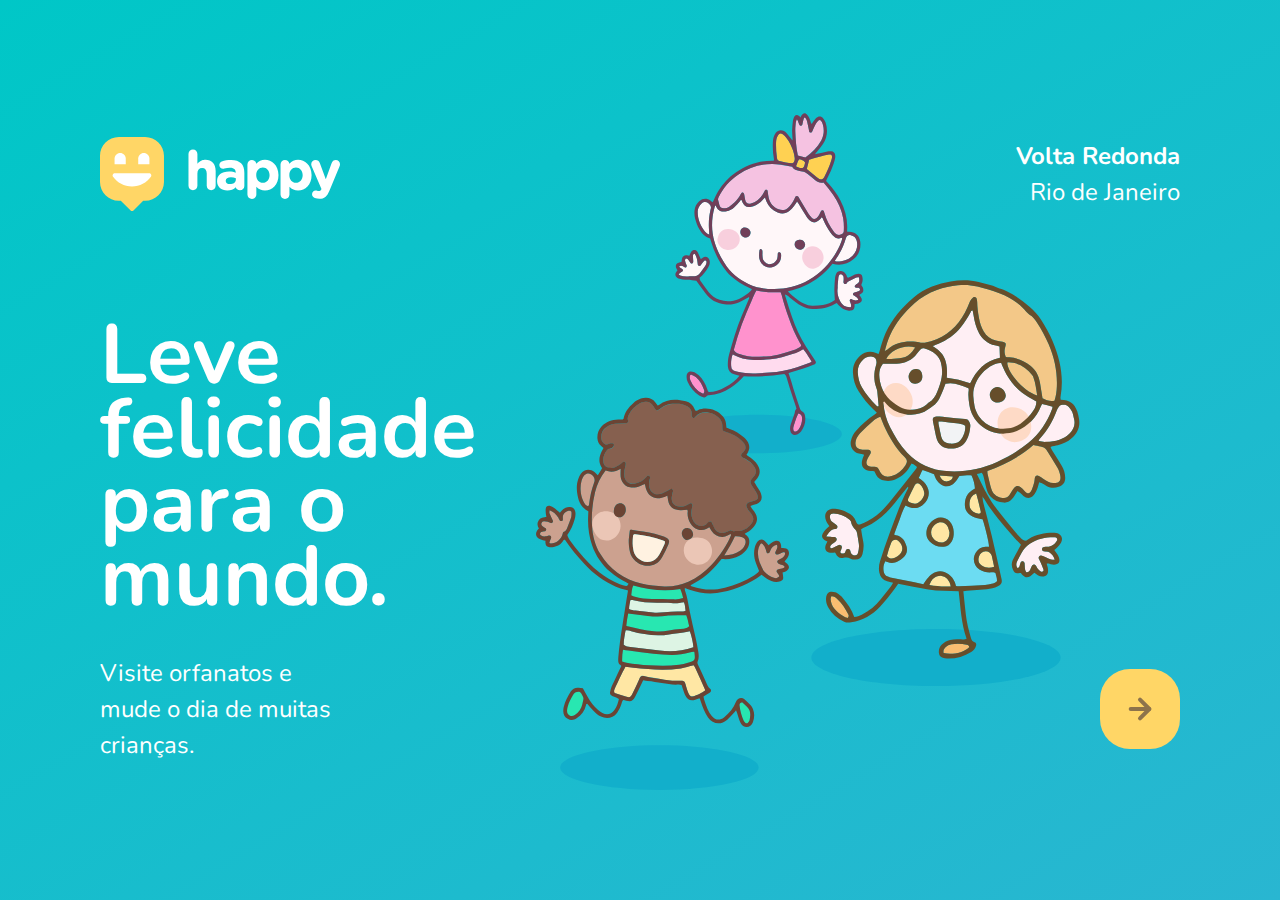
<file: index.html>
<!DOCTYPE html>
<html lang="pt_BR">

<head>
    <meta charset="UTF-8">
    <meta name="viewport" content="width=device-width, initial-scale=1.0">
    <link href="https://fonts.googleapis.com/css2?family=Nunito:wght@400;600;800&display=swap" rel="stylesheet">
    <title>Happy</title>
    <link rel="icon" href="./public/images/logo-icon.png">
    <link rel="stylesheet" href="./public/css/main.css">
    <link rel="stylesheet" href="./public/css/page-landing.css">
    <link rel="stylesheet" href="./public/css/animation.css">
    <link rel="preconnect" href="https://fonts.gstatic.com">

    
</head>

<body id="body">
    
    <div id="page-landing">
        <div id="container">
            <header>
                <img id ="logo" class="animate-up" src="./public/images/logo.svg" alt="Logo Marca">
                <div class="location animate-up">
                    <strong>
                        Volta Redonda
                    </strong>
                    <p>Rio de Janeiro</p>
                </div>
            </header>
            <main>
                <h1 class="animate-up">Leve felicidade para o mundo.</h1>
                <section class="visit">
                    <p class="animate-up">Visite orfanatos e mude o dia de muitas crianças.</p>
                    <a href="orphanages.html" class="animate-up"><img src="./public/images/arrow.svg" alt="seta clicavel"></a>
                </section>
            </main>
        </div>
    </div>
</body>

</html>
</file>
<file: public/css/main.css>
* {
  margin: 0;
  padding: 0;
  box-sizing: border-box;
}

#body {
  height: 100vh;
  color: white;
}

:root {
  font-size: 62.5%;
}
body,
input,
button,
textarea {
  font: 400 1.8rem/1 "Nunito", sans-serif;
}
</file>
<file: public/css/page-landing.css>
#page-landing {
  background: linear-gradient(329.54deg, #29b6d1 0%, #00c7c7 100%);
  text-align: center;
  min-height: 100vh;
  display: flex;
  align-items: center;
}

#container {
  margin: auto;
  width: min(90%, 112rem);
  padding: 5rem 2rem;
}

.location,
h1,
.visit p {
  height: 16vh;
}

#logo {
  animation-delay: 100ms;
}

.location {
  animation-delay: 150ms;
}

main h1 {
  animation-delay: 200ms;
}

.visit p {
  animation-delay: 250ms;
}

.visit a {
  width: 8rem;
  height: 8rem;
  background: #ffd666;
  border: none;
  border-radius: 3rem;
  display: flex;
  align-items: center;
  justify-content: center;
  margin: auto;
  transition: background 200ms;
  animation-delay: 300ms;
}

.visit a:hover {
  background: #96feff;
}

/*DESKTOP VERSION*/

@media (min-width: 760px) {
  #container {
    background: url("../images/bg.svg") no-repeat 80% / clamp(30rem, 54vw, 56rem);
  }

  header {
    display: flex;
    align-items: center;
    justify-content: space-between;
  }
  .location,
  h1,
  .visit p {
    height: initial;
    text-align: initial;
  }

  .location {
    font-size: 2.4rem;
    text-align: right;
    line-height: 1.5;
  }

  main h1 {
    font-size: clamp(4rem, 8vw, 8.4rem);
    font-weight: bold;
    line-height: 0.88;

    margin: clamp(10%, 9vh, 12%) 0 4rem;
    width: min(300px, 80%);
  }
  .visit {
    display: flex;
    align-items: center;
    justify-content: space-between;
  }
  .visit p {
    font-size: 2.4rem;
    line-height: 1.5;
    width: clamp(20rem, 20vw, 30rem);
  }

  .visit a {
    margin: initial;
  }
}
</file>
<file: public/css/animation.css>
@keyframes up {
    from {
      opacity: 0;
      transform: translateY(16px);
    }
    to {
      opacity: 1;
      transform: translateY(0);
    }
  }
  
  @keyframes right {
    from{
      transform: translateX(-100%);
    }
    to{
      transform: translateX(0);
    }
  }
  .animate-up {
    animation-name: up;
    animation-duration: 300ms;
    animation-fill-mode: backwards;
  }
  .animate-right {
    animation-name: right;
    animation-duration: 300ms;
  }
</file>
